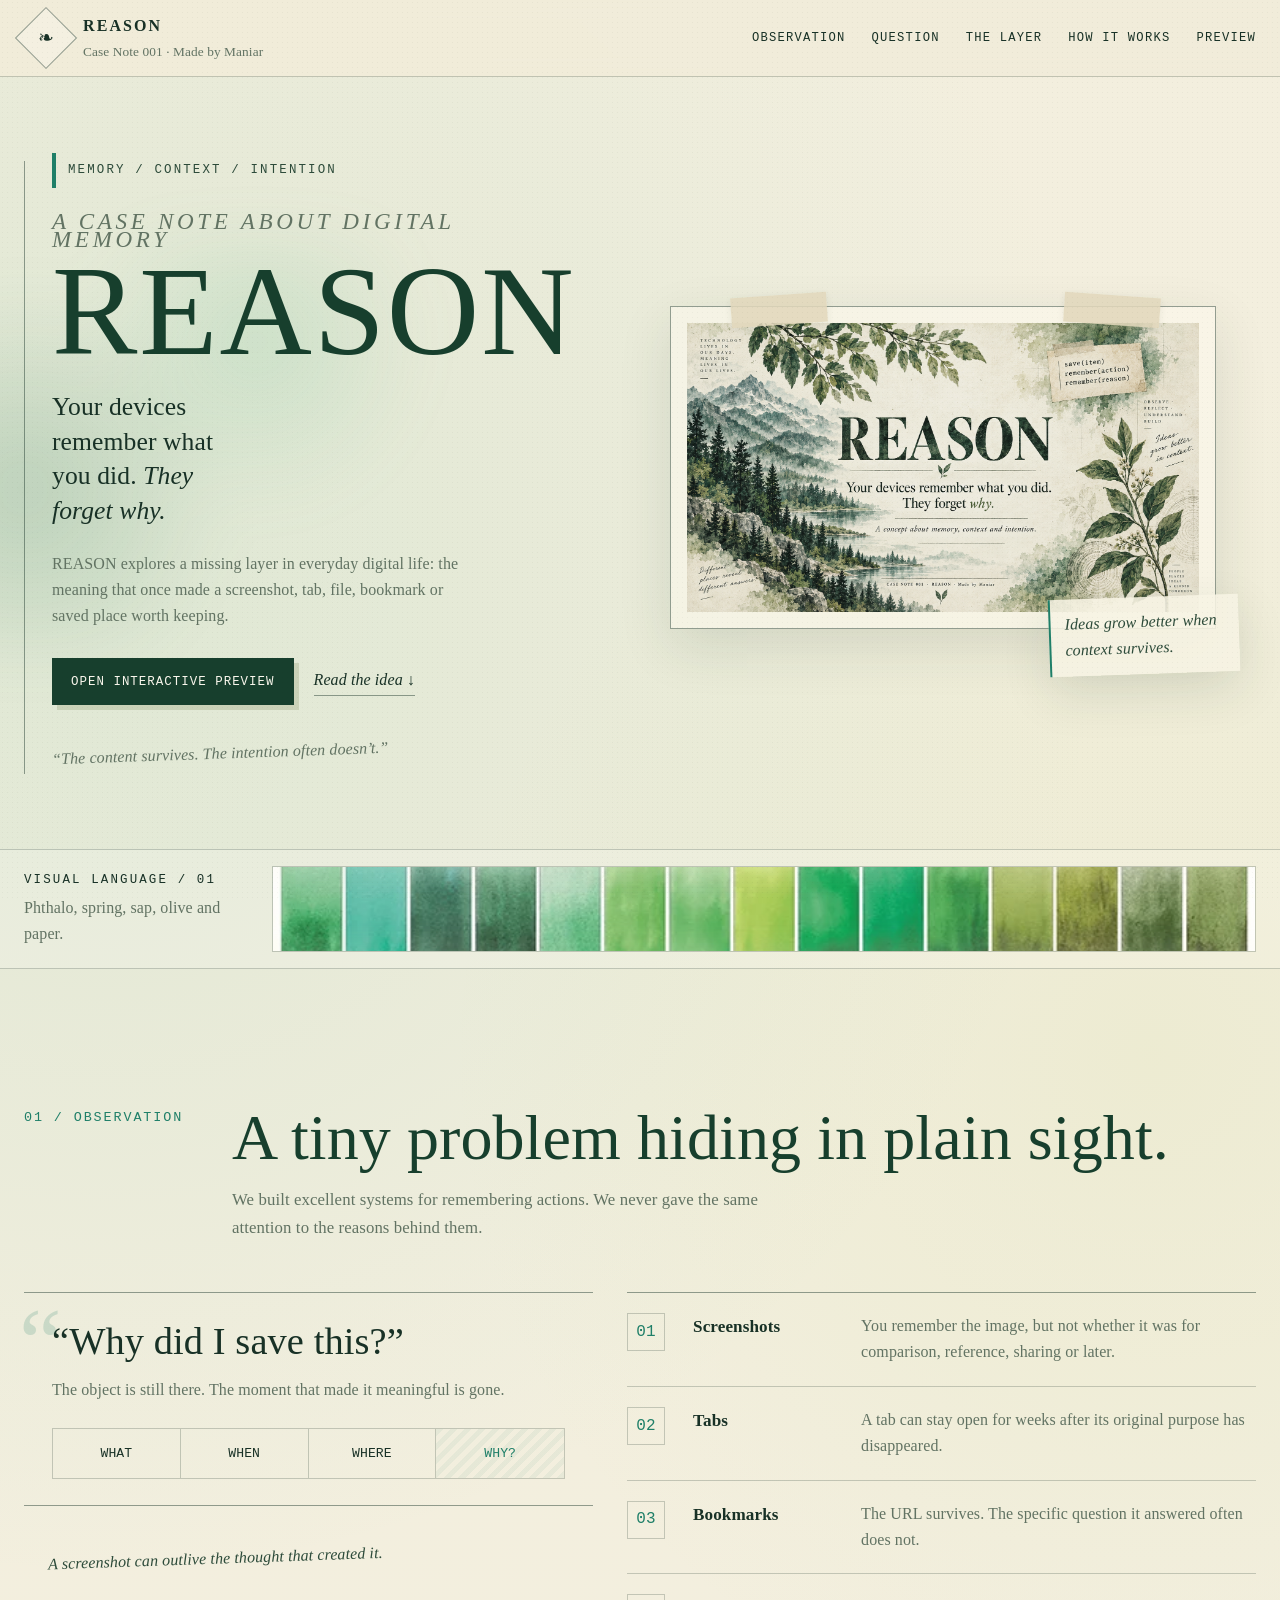
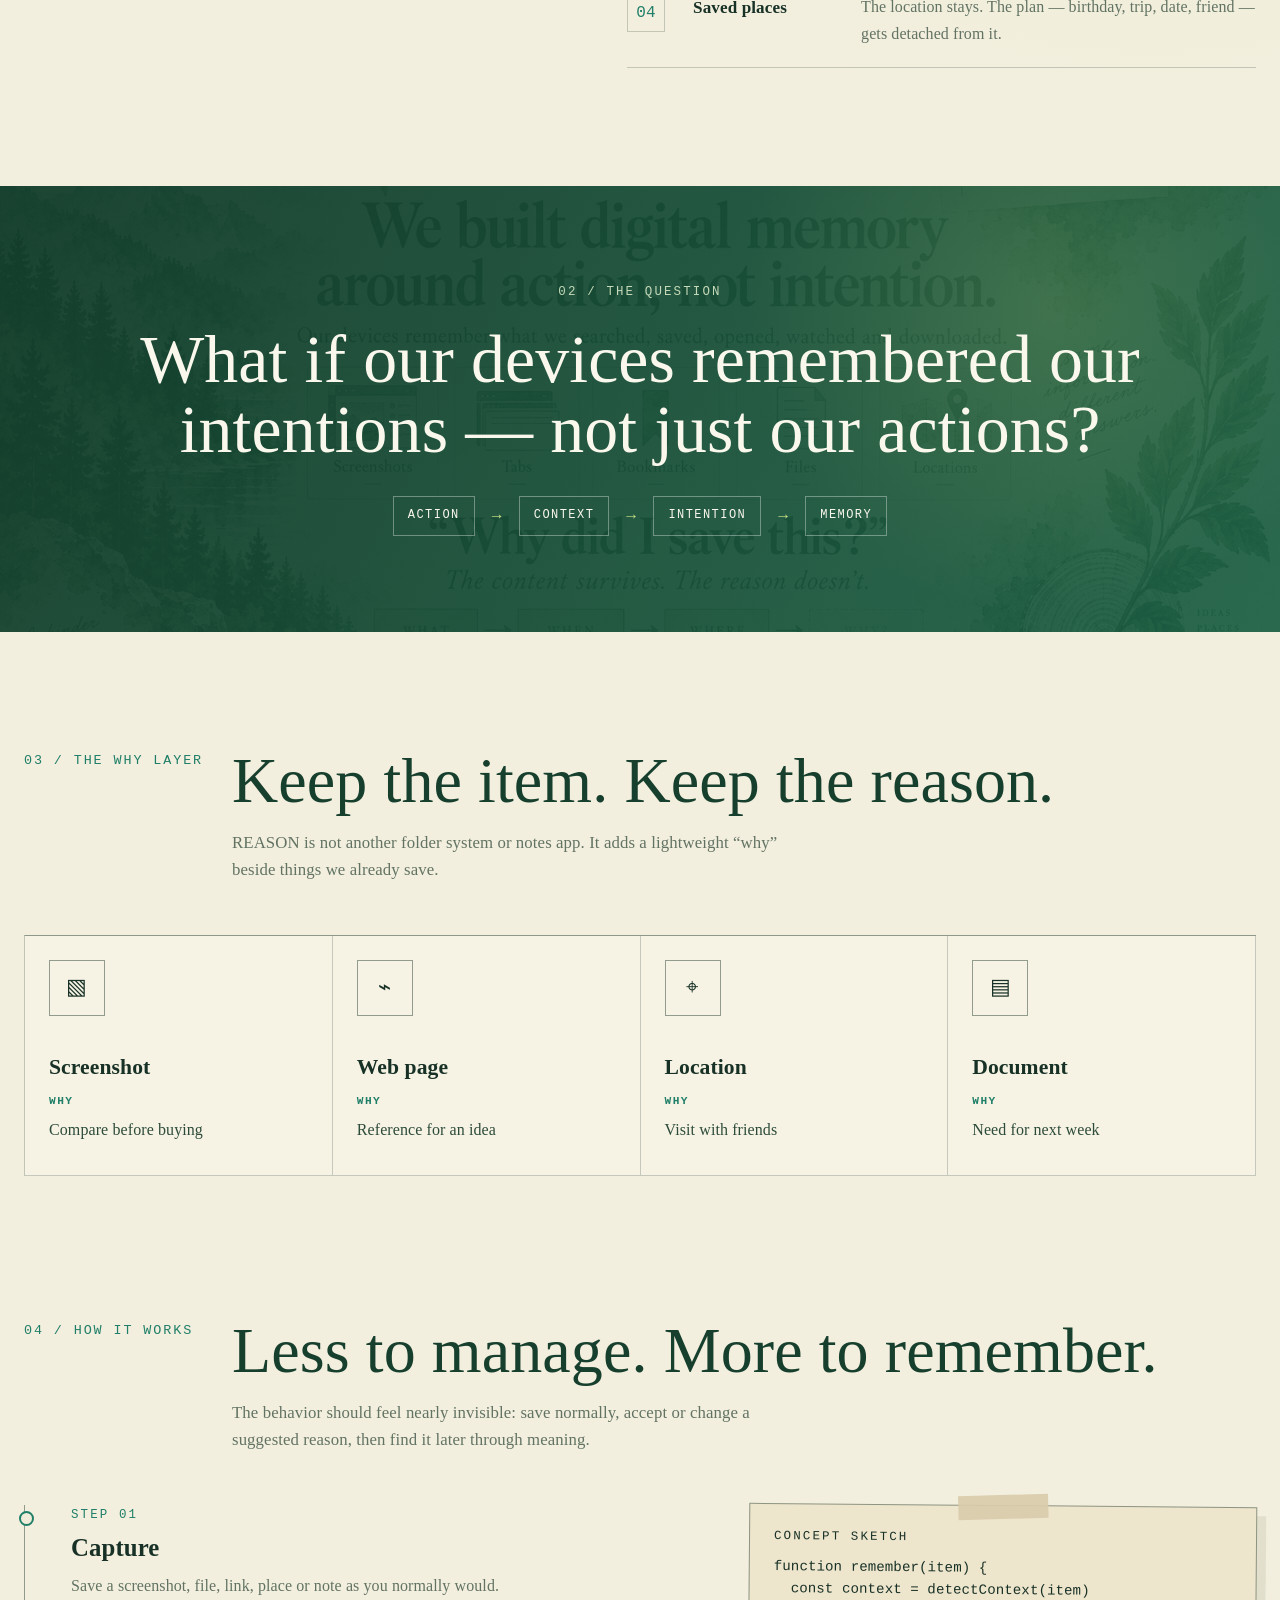
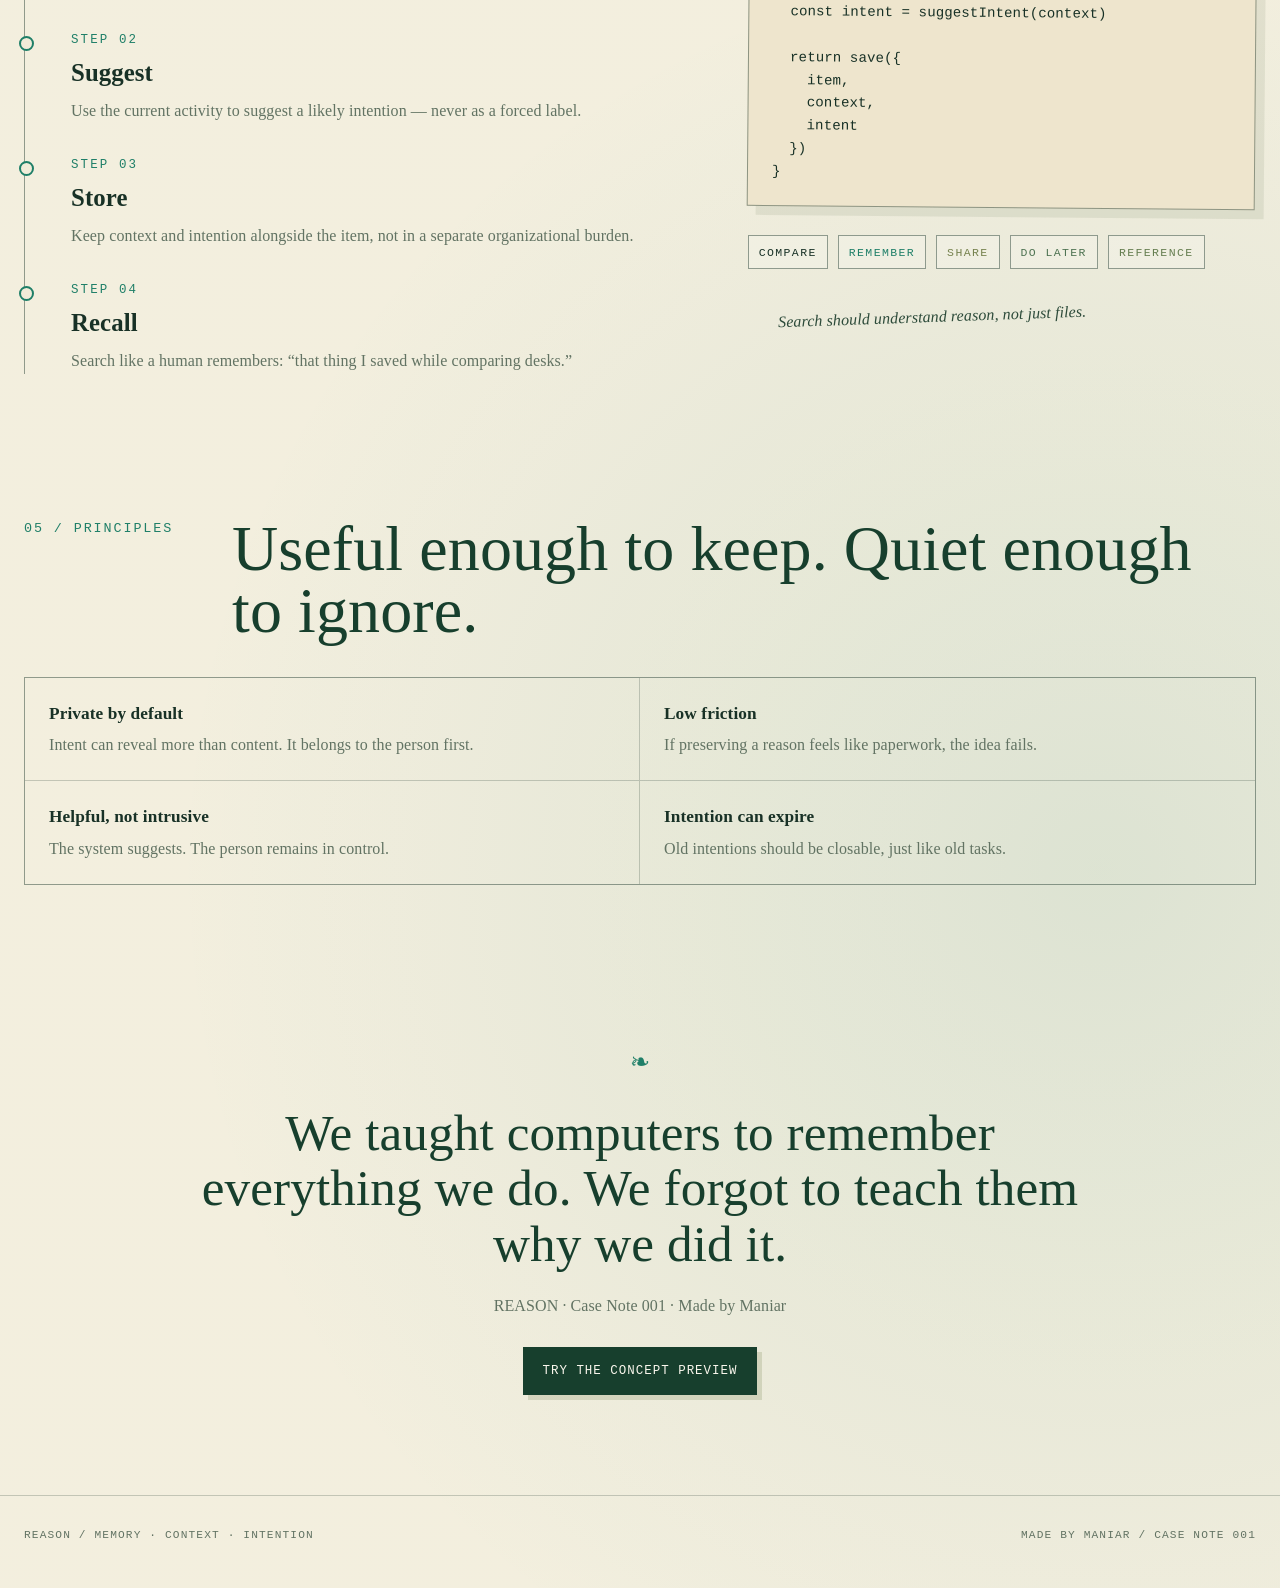
<file: index.html>
<!doctype html>
<html lang="en">
<head>
  <meta charset="utf-8">
  <meta name="viewport" content="width=device-width,initial-scale=1">
  <meta name="description" content="REASON — a concept about memory, context and intention.">
  <meta property="og:title" content="REASON — Case Note 001">
  <meta property="og:description" content="Your devices remember what you did. They forget why.">
  <meta property="og:image" content="./assets/social-preview.png">
  <title>REASON — Case Note 001</title>
  <link rel="icon" href="./assets/favicon.svg">
  <link rel="stylesheet" href="./styles.css">
</head>
<body>
<header class="topbar">
  <div class="container topbar-inner">
    <a class="identity" href="./index.html">
      <div class="leafmark"><span>❧</span></div>
      <div>
        <strong>REASON</strong>
        <small>Case Note 001 · Made by Maniar</small>
      </div>
    </a>
    <nav class="navlinks">
      <a href="#observation">Observation</a>
      <a href="#question">Question</a>
      <a href="#layer">The Layer</a>
      <a href="#works">How it works</a>
      <a href="./preview.html">Preview</a>
    </nav>
  </div>
</header>

<main>
<section class="hero">
  <div class="container hero-grid">
    <div class="hero-copy">
      <div class="eyebrow smallcaps">memory / context / intention</div>
      <h1><em>a case note about digital memory</em>REASON</h1>
      <div class="hero-lead">Your devices remember what you did. <em>They forget why.</em></div>
      <p>REASON explores a missing layer in everyday digital life: the meaning that once made a screenshot, tab, file, bookmark or saved place worth keeping.</p>
      <div class="hero-actions">
        <a class="vintage-btn" href="./preview.html">Open interactive preview</a>
        <a class="text-link" href="#observation">Read the idea ↓</a>
      </div>
      <p class="hand" style="margin-top:34px">“The content survives. The intention often doesn’t.”</p>
    </div>
    <figure class="hero-art">
      <img src="./assets/reason-cover.png" alt="REASON vintage botanical concept board">
      <figcaption class="margin-note hand">Ideas grow better when context survives.</figcaption>
    </figure>
  </div>
</section>

<div class="palette-band">
  <div class="container palette-inner">
    <div class="palette-caption">
      <div class="smallcaps">visual language / 01</div>
      <p>Phthalo, spring, sap, olive and paper.</p>
    </div>
    <div class="palette-crop"><img src="./assets/palette.webp" alt="Green watercolor palette"></div>
  </div>
</div>

<section class="section" id="observation">
  <div class="container">
    <div class="section-header">
      <div class="section-num">01 / OBSERVATION</div>
      <div class="section-title">
        <h2>A tiny problem hiding in plain sight.</h2>
        <p>We built excellent systems for remembering actions. We never gave the same attention to the reasons behind them.</p>
      </div>
    </div>
    <div class="observation-grid">
      <div>
        <div class="pullquote">
          <strong>“Why did I save this?”</strong>
          <p>The object is still there. The moment that made it meaningful is gone.</p>
          <div class="missing-grid"><span>WHAT</span><span>WHEN</span><span>WHERE</span><span>WHY?</span></div>
        </div>
        <p class="hand" style="margin:36px 0 0 24px">A screenshot can outlive the thought that created it.</p>
      </div>
      <div class="archive-list">
        <div class="archive-row"><div class="archive-icon">01</div><strong>Screenshots</strong><p>You remember the image, but not whether it was for comparison, reference, sharing or later.</p></div>
        <div class="archive-row"><div class="archive-icon">02</div><strong>Tabs</strong><p>A tab can stay open for weeks after its original purpose has disappeared.</p></div>
        <div class="archive-row"><div class="archive-icon">03</div><strong>Bookmarks</strong><p>The URL survives. The specific question it answered often does not.</p></div>
        <div class="archive-row"><div class="archive-icon">04</div><strong>Saved places</strong><p>The location stays. The plan — birthday, trip, date, friend — gets detached from it.</p></div>
      </div>
    </div>
  </div>
</section>

<section class="question-section" id="question">
  <div class="container question-inner">
    <div class="smallcaps">02 / the question</div>
    <h2>What if our devices remembered our intentions — not just our actions?</h2>
    <div class="flow">
      <span>ACTION</span><b>→</b><span>CONTEXT</span><b>→</b><span>INTENTION</span><b>→</b><span>MEMORY</span>
    </div>
  </div>
</section>

<section class="section" id="layer">
  <div class="container">
    <div class="section-header">
      <div class="section-num">03 / THE WHY LAYER</div>
      <div class="section-title">
        <h2>Keep the item. Keep the reason.</h2>
        <p>REASON is not another folder system or notes app. It adds a lightweight “why” beside things we already save.</p>
      </div>
    </div>
    <div class="layer-grid">
      <article class="specimen"><div class="glyph">▧</div><h3>Screenshot</h3><div class="why"><strong>why</strong>Compare before buying</div></article>
      <article class="specimen"><div class="glyph">⌁</div><h3>Web page</h3><div class="why"><strong>why</strong>Reference for an idea</div></article>
      <article class="specimen"><div class="glyph">⌖</div><h3>Location</h3><div class="why"><strong>why</strong>Visit with friends</div></article>
      <article class="specimen"><div class="glyph">▤</div><h3>Document</h3><div class="why"><strong>why</strong>Need for next week</div></article>
    </div>
  </div>
</section>

<section class="section" id="works">
  <div class="container">
    <div class="section-header">
      <div class="section-num">04 / HOW IT WORKS</div>
      <div class="section-title">
        <h2>Less to manage. More to remember.</h2>
        <p>The behavior should feel nearly invisible: save normally, accept or change a suggested reason, then find it later through meaning.</p>
      </div>
    </div>
    <div class="how-layout">
      <div class="timeline">
        <div class="timeline-step"><div class="smallcaps">step 01</div><h3>Capture</h3><p>Save a screenshot, file, link, place or note as you normally would.</p></div>
        <div class="timeline-step"><div class="smallcaps">step 02</div><h3>Suggest</h3><p>Use the current activity to suggest a likely intention — never as a forced label.</p></div>
        <div class="timeline-step"><div class="smallcaps">step 03</div><h3>Store</h3><p>Keep context and intention alongside the item, not in a separate organizational burden.</p></div>
        <div class="timeline-step"><div class="smallcaps">step 04</div><h3>Recall</h3><p>Search like a human remembers: “that thing I saved while comparing desks.”</p></div>
      </div>
      <aside>
        <div class="code-note">
          <div class="smallcaps">concept sketch</div>
<pre>function remember(item) {
  const context = detectContext(item)
  const intent = suggestIntent(context)

  return save({
    item,
    context,
    intent
  })
}</pre>
        </div>
        <div class="intent-stamps">
          <span class="stamp">compare</span><span class="stamp">remember</span><span class="stamp">share</span><span class="stamp">do later</span><span class="stamp">reference</span>
        </div>
        <p class="hand" style="margin:32px 0 0 30px">Search should understand reason, not just files.</p>
      </aside>
    </div>
  </div>
</section>

<section class="section">
  <div class="container">
    <div class="section-header">
      <div class="section-num">05 / PRINCIPLES</div>
      <div class="section-title">
        <h2>Useful enough to keep. Quiet enough to ignore.</h2>
      </div>
    </div>
    <div class="principle-board">
      <div class="principle"><strong>Private by default</strong><p>Intent can reveal more than content. It belongs to the person first.</p></div>
      <div class="principle"><strong>Low friction</strong><p>If preserving a reason feels like paperwork, the idea fails.</p></div>
      <div class="principle"><strong>Helpful, not intrusive</strong><p>The system suggests. The person remains in control.</p></div>
      <div class="principle"><strong>Intention can expire</strong><p>Old intentions should be closable, just like old tasks.</p></div>
    </div>
  </div>
</section>

<section class="final-note">
  <div class="container">
    <div class="leaf">❧</div>
    <blockquote>We taught computers to remember everything we do. We forgot to teach them why we did it.</blockquote>
    <p>REASON · Case Note 001 · Made by Maniar</p>
    <div class="hero-actions" style="justify-content:center"><a class="vintage-btn" href="./preview.html">Try the concept preview</a></div>
  </div>
</section>
</main>

<footer class="footer">
  <div class="container footer-inner">
    <span>REASON / MEMORY · CONTEXT · INTENTION</span>
    <span>MADE BY MANIAR / CASE NOTE 001</span>
  </div>
</footer>
</body>
</html>
</file>
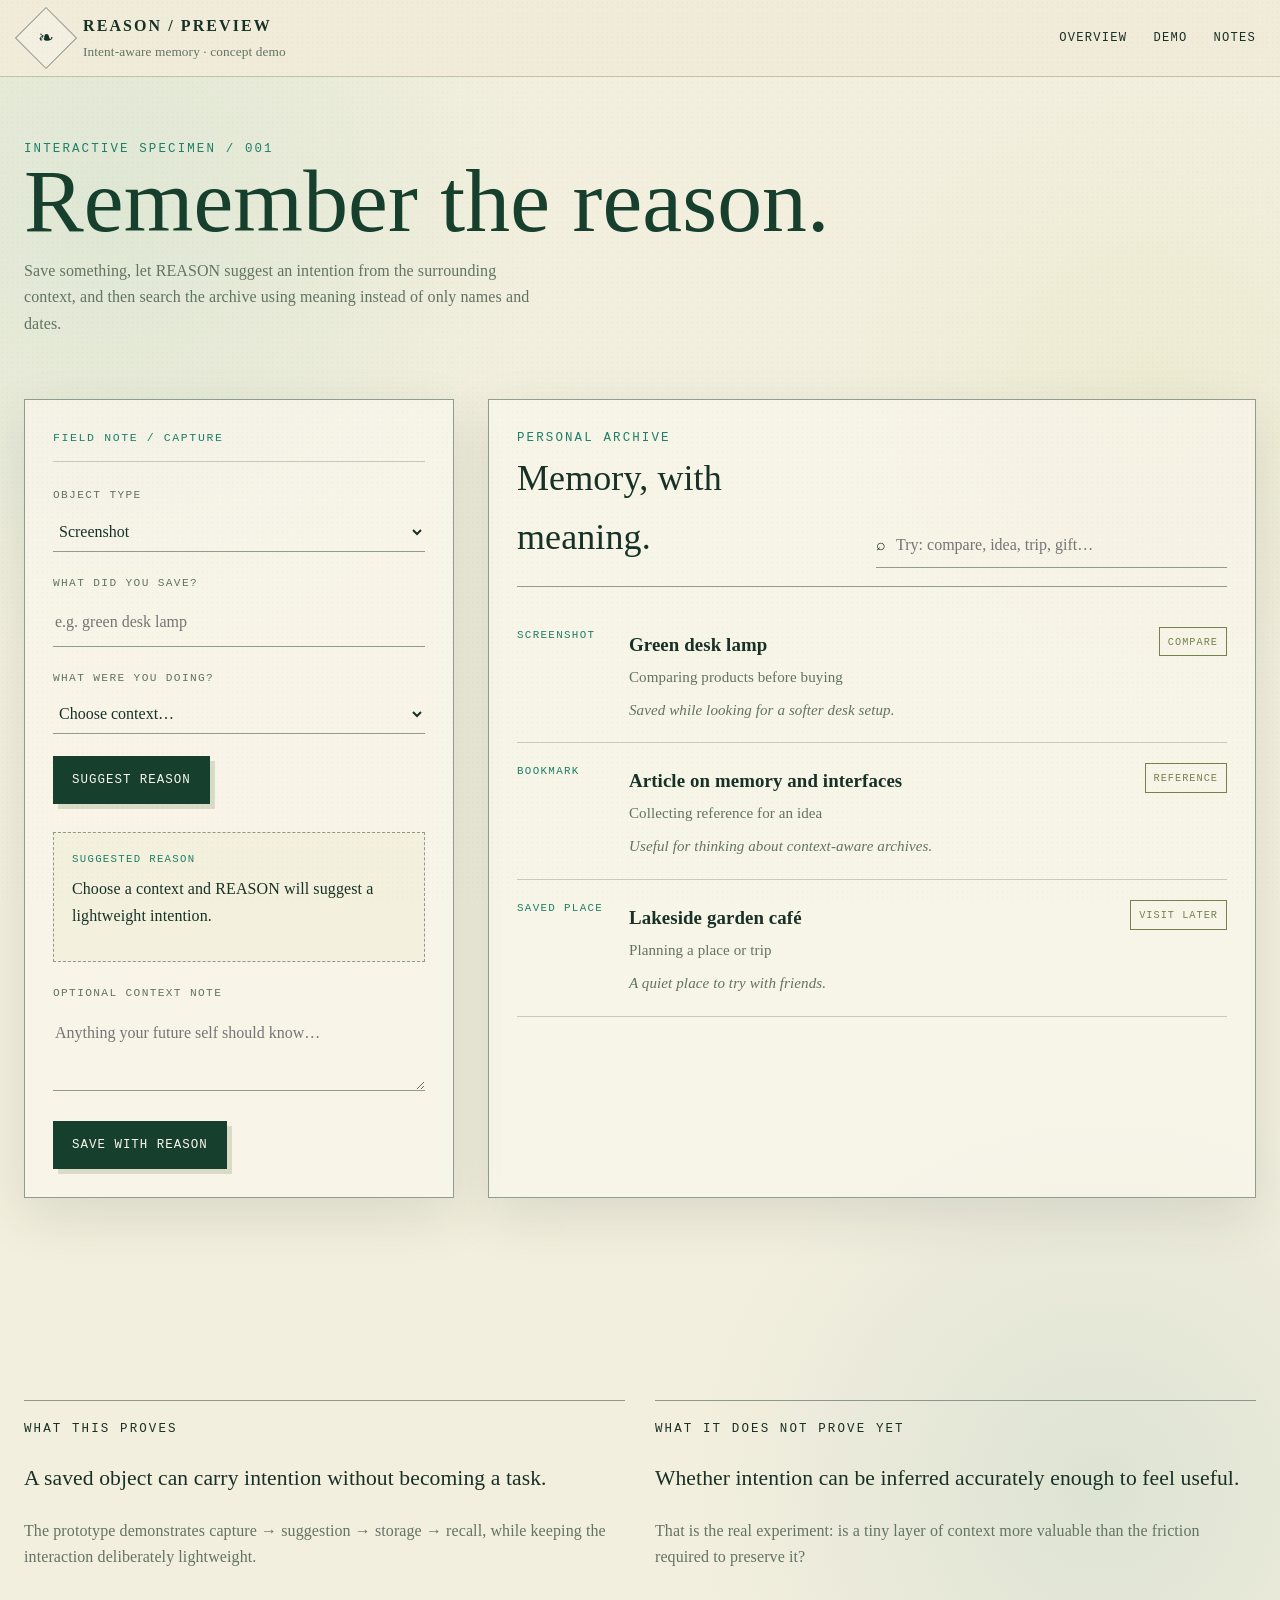
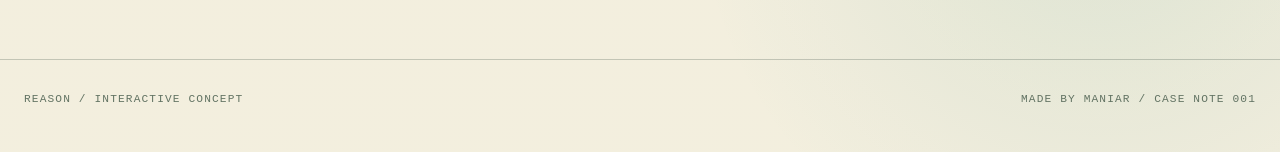
<file: preview.html>
<!doctype html>
<html lang="en">
<head>
  <meta charset="utf-8">
  <meta name="viewport" content="width=device-width,initial-scale=1">
  <meta name="description" content="Interactive preview of REASON — intent-aware digital memory.">
  <title>REASON — Interactive Preview</title>
  <link rel="icon" href="./assets/favicon.svg">
  <link rel="stylesheet" href="./styles.css">
</head>
<body>
<header class="topbar">
  <div class="container topbar-inner">
    <a class="identity" href="./index.html">
      <div class="leafmark"><span>❧</span></div>
      <div><strong>REASON / PREVIEW</strong><small>Intent-aware memory · concept demo</small></div>
    </a>
    <nav class="navlinks"><a href="./index.html">Overview</a><a href="#demo">Demo</a><a href="#notes">Notes</a></nav>
  </div>
</header>

<main>
<section class="preview-hero">
  <div class="container">
    <div class="smallcaps" style="color:var(--phthalo)">interactive specimen / 001</div>
    <h1>Remember the reason.</h1>
    <p>Save something, let REASON suggest an intention from the surrounding context, and then search the archive using meaning instead of only names and dates.</p>
  </div>
</section>

<section id="demo">
  <div class="container demo-shell">
    <form class="ledger" onsubmit="return false">
      <div class="field"><label for="itemType">object type</label><select id="itemType"><option value="Screenshot">Screenshot</option><option value="Bookmark">Bookmark</option><option value="Document">Document</option><option value="Saved place">Saved place</option><option value="Note">Note</option></select></div>
      <div class="field"><label for="itemTitle">what did you save?</label><input id="itemTitle" type="text" placeholder="e.g. green desk lamp"></div>
      <div class="field"><label for="itemContext">what were you doing?</label><select id="itemContext"><option value="">Choose context…</option><option value="shopping">Comparing something before buying</option><option value="travel">Planning a place or trip</option><option value="idea">Collecting reference for an idea</option><option value="meeting">Preparing for a meeting or task</option><option value="gift">Looking for a gift</option><option value="later">Want to revisit this later</option><option value="share">Need to share it with someone</option></select></div>
      <button class="vintage-btn" id="suggestBtn" type="button">Suggest reason</button>
      <div class="suggestion"><div id="suggestedText">Choose a context and REASON will suggest a lightweight intention.</div><div class="chip-row" id="chipRow"></div></div>
      <div class="field"><label for="notes">optional context note</label><textarea id="notes" placeholder="Anything your future self should know…"></textarea></div>
      <button class="vintage-btn" id="saveBtn" type="button">Save with reason</button>
    </form>

    <div class="memory-board">
      <div class="memory-head">
        <div><div class="smallcaps" style="color:var(--phthalo)">personal archive</div><h2>Memory, with meaning.</h2></div>
        <label class="search-line"><span>⌕</span><input id="searchBox" placeholder="Try: compare, idea, trip, gift…"></label>
      </div>
      <div class="saved-list" id="savedList"></div>
    </div>
  </div>
</section>

<section class="section" id="notes">
  <div class="container preview-note">
    <div><div class="smallcaps">what this proves</div><h3>A saved object can carry intention without becoming a task.</h3><p>The prototype demonstrates capture → suggestion → storage → recall, while keeping the interaction deliberately lightweight.</p></div>
    <div><div class="smallcaps">what it does not prove yet</div><h3>Whether intention can be inferred accurately enough to feel useful.</h3><p>That is the real experiment: is a tiny layer of context more valuable than the friction required to preserve it?</p></div>
  </div>
</section>
</main>

<footer class="footer"><div class="container footer-inner"><span>REASON / INTERACTIVE CONCEPT</span><span>MADE BY MANIAR / CASE NOTE 001</span></div></footer>
<script src="./app.js"></script>
</body>
</html>
</file>
<file: styles.css>
:root{
  --paper:#f1ecd9;
  --paper-light:#faf7ed;
  --paper-deep:#e7dfc8;
  --ink:#183126;
  --ink-2:#2d4b3a;
  --muted:#627363;
  --forest:#173f2d;
  --phthalo:#1f7f68;
  --spring:#67bd75;
  --yellowgreen:#b9ce6a;
  --sage:#aab98c;
  --olive:#76824e;
  --line:rgba(24,49,38,.22);
  --line-strong:rgba(24,49,38,.45);
  --wash:rgba(68,140,103,.10);
  --shadow:0 18px 50px rgba(33,54,41,.12);
}
*{box-sizing:border-box}
html{scroll-behavior:smooth}
body{
  margin:0;
  color:var(--ink);
  background:
    linear-gradient(rgba(255,255,255,.14),rgba(255,255,255,.14)),
    radial-gradient(circle at 8% 12%, rgba(91,183,139,.16), transparent 23%),
    radial-gradient(circle at 90% 22%, rgba(185,206,106,.13), transparent 18%),
    radial-gradient(circle at 86% 85%, rgba(31,127,104,.12), transparent 22%),
    var(--paper);
  font-family: Georgia, "Times New Roman", serif;
  line-height:1.65;
  letter-spacing:.006em;
}
body::after{
  content:"";
  position:fixed;
  inset:0;
  pointer-events:none;
  opacity:.22;
  z-index:9999;
  background-image:
    radial-gradient(rgba(39,55,43,.20) .55px, transparent .65px),
    radial-gradient(rgba(255,255,255,.40) .5px, transparent .65px);
  background-size:5px 5px,7px 7px;
  background-position:0 0,2px 2px;
  mix-blend-mode:multiply;
}
a{color:inherit;text-decoration:none}
img{display:block;max-width:100%}
button,input,select,textarea{font:inherit}
.container{width:min(1240px,calc(100% - 48px));margin:0 auto}
.mono{font-family:"Courier New",monospace}
.smallcaps{
  font-family:"Courier New",monospace;
  letter-spacing:.17em;
  text-transform:uppercase;
  font-size:.78rem;
}
.hand{
  font-family:"Segoe Print","Bradley Hand","Comic Sans MS",cursive;
  font-style:italic;
  color:var(--ink-2);
  transform:rotate(-2deg);
}
.topbar{
  position:sticky;top:0;z-index:1000;
  background:rgba(241,236,217,.92);
  backdrop-filter:blur(8px);
  border-bottom:1px solid var(--line);
}
.topbar-inner{
  min-height:76px;
  display:grid;
  grid-template-columns:1fr auto;
  align-items:center;
  gap:24px;
}
.identity{display:flex;align-items:center;gap:15px}
.leafmark{
  width:44px;height:44px;border:1px solid var(--line-strong);
  display:grid;place-items:center;
  transform:rotate(45deg);
  background:rgba(255,255,255,.2);
}
.leafmark span{transform:rotate(-45deg);font-size:1.2rem}
.identity strong{
  display:block;
  font-size:1rem;
  letter-spacing:.13em;
}
.identity small{display:block;color:var(--muted);margin-top:1px}
.navlinks{display:flex;gap:26px;align-items:center}
.navlinks a{
  font-family:"Courier New",monospace;
  text-transform:uppercase;
  letter-spacing:.1em;
  font-size:.76rem;
  position:relative;
  padding:6px 0;
}
.navlinks a::after{
  content:"";position:absolute;left:0;right:100%;bottom:0;
  height:1px;background:var(--phthalo);transition:.22s ease;
}
.navlinks a:hover::after{right:0}

.hero{
  min-height:760px;
  padding:76px 0 48px;
  position:relative;
  overflow:hidden;
}
.hero::before{
  content:"";
  position:absolute;
  width:580px;height:420px;left:-150px;top:160px;
  background:
    radial-gradient(circle at 30% 60%, rgba(37,115,78,.20), transparent 43%),
    radial-gradient(circle at 70% 25%, rgba(92,183,136,.18), transparent 33%);
  filter:blur(28px);
  pointer-events:none;
}
.hero-grid{
  display:grid;
  grid-template-columns:.92fr 1.08fr;
  gap:54px;
  align-items:center;
}
.hero-copy{position:relative;padding-left:28px}
.hero-copy::before{
  content:"";position:absolute;left:0;top:8px;bottom:8px;width:1px;
  background:var(--line-strong);
}
.eyebrow{
  display:inline-block;
  padding:7px 0 7px 12px;
  border-left:4px solid var(--phthalo);
  color:var(--ink-2);
}
.hero h1{
  font-size:clamp(5rem,10vw,9.6rem);
  line-height:.82;
  margin:24px 0 26px;
  color:var(--forest);
  font-weight:500;
  letter-spacing:.015em;
}
.hero h1 em{
  display:block;
  font-size:.18em;
  font-weight:400;
  letter-spacing:.16em;
  text-transform:uppercase;
  margin-bottom:10px;
  color:var(--muted);
}
.hero-lead{
  font-size:clamp(1.35rem,2vw,1.85rem);
  line-height:1.35;
  max-width:16ch;
  margin:0 0 22px;
}
.hero-copy p{max-width:53ch;color:var(--muted)}
.hero-actions{display:flex;gap:20px;align-items:center;margin-top:28px;flex-wrap:wrap}
.vintage-btn{
  appearance:none;
  border:1px solid var(--forest);
  background:var(--forest);
  color:var(--paper-light);
  padding:13px 18px 12px;
  cursor:pointer;
  font-family:"Courier New",monospace;
  text-transform:uppercase;
  letter-spacing:.08em;
  font-size:.78rem;
  box-shadow:5px 5px 0 rgba(116,130,78,.22);
  transition:transform .18s ease,box-shadow .18s ease,background .18s ease;
}
.vintage-btn:hover{
  transform:translate(-2px,-2px);
  box-shadow:8px 8px 0 rgba(116,130,78,.22);
  background:#20533d;
}
.text-link{
  font-style:italic;
  border-bottom:1px solid var(--line-strong);
  padding-bottom:2px;
}
.hero-art{
  position:relative;
  padding:16px;
  border:1px solid var(--line-strong);
  background:rgba(255,251,239,.52);
  box-shadow:var(--shadow);
}
.hero-art::before,.hero-art::after{
  content:"";
  position:absolute;
  width:96px;height:30px;
  background:rgba(226,216,188,.86);
  top:-12px;
  z-index:2;
  box-shadow:0 2px 7px rgba(47,62,48,.08);
}
.hero-art::before{left:60px;transform:rotate(-4deg)}
.hero-art::after{right:55px;transform:rotate(4deg)}
.hero-art img{filter:saturate(.88) contrast(.96)}
.margin-note{
  position:absolute;
  right:-24px;
  bottom:-46px;
  width:190px;
  font-size:1rem;
  padding:12px 14px;
  background:rgba(248,244,228,.88);
  border-left:2px solid var(--phthalo);
  box-shadow:var(--shadow);
}

.palette-band{
  margin:12px 0 66px;
  border-top:1px solid var(--line);
  border-bottom:1px solid var(--line);
  background:rgba(255,255,255,.15);
  padding:16px 0;
}
.palette-inner{
  display:grid;
  grid-template-columns:220px 1fr;
  gap:28px;
  align-items:center;
}
.palette-caption p{margin:4px 0 0;color:var(--muted)}
.palette-crop{
  height:86px;
  overflow:hidden;
  border:1px solid var(--line);
  position:relative;
}
.palette-crop img{
  width:100%;height:100%;
  object-fit:cover;
  object-position:center 30%;
  filter:saturate(.94) sepia(.03);
}
.palette-crop::after{
  content:"";
  position:absolute;inset:0;
  box-shadow:inset 0 0 35px rgba(246,241,224,.24);
}

.section{padding:72px 0}
.section-header{
  display:grid;
  grid-template-columns:180px 1fr;
  gap:28px;
  align-items:start;
  margin-bottom:34px;
}
.section-num{
  font-family:"Courier New",monospace;
  color:var(--phthalo);
  letter-spacing:.14em;
  font-size:.84rem;
}
.section-title h2{
  margin:0;
  font-size:clamp(2.4rem,5vw,5rem);
  line-height:.97;
  font-weight:500;
  color:var(--forest);
}
.section-title p{
  max-width:68ch;
  color:var(--muted);
  font-size:1.05rem;
}
.observation-grid{
  display:grid;
  grid-template-columns:.95fr 1.05fr;
  gap:34px;
  align-items:start;
}
.pullquote{
  padding:28px 28px 26px;
  border-top:1px solid var(--line-strong);
  border-bottom:1px solid var(--line-strong);
  position:relative;
}
.pullquote::before{
  content:"“";
  position:absolute;
  font-size:6rem;
  color:rgba(31,127,104,.18);
  left:-5px;top:-30px;
}
.pullquote strong{
  display:block;
  font-size:clamp(2rem,3vw,3.4rem);
  line-height:1.05;
  font-weight:500;
}
.pullquote p{color:var(--muted)}
.missing-grid{
  display:grid;grid-template-columns:repeat(4,1fr);gap:0;
  margin-top:24px;border:1px solid var(--line);
}
.missing-grid span{
  padding:14px 10px;text-align:center;
  font-family:"Courier New",monospace;font-size:.82rem;
  border-right:1px solid var(--line);
}
.missing-grid span:last-child{
  border-right:0;color:var(--phthalo);
  background:repeating-linear-gradient(-45deg,rgba(31,127,104,.06),rgba(31,127,104,.06) 5px,transparent 5px,transparent 10px)
}
.archive-list{
  border-top:1px solid var(--line-strong);
}
.archive-row{
  display:grid;
  grid-template-columns:48px 150px 1fr;
  gap:18px;
  align-items:start;
  padding:20px 0;
  border-bottom:1px solid var(--line);
}
.archive-icon{
  width:38px;height:38px;border:1px solid var(--line);
  display:grid;place-items:center;
  font-family:"Courier New",monospace;
  color:var(--phthalo);
}
.archive-row strong{font-size:1.07rem}
.archive-row p{margin:0;color:var(--muted)}

.question-section{
  margin:46px 0;
  background:
    linear-gradient(120deg,rgba(20,62,44,.96),rgba(28,96,69,.93)),
    url('./assets/observation-board.png') center/cover;
  color:var(--paper-light);
  padding:96px 0;
  position:relative;
  overflow:hidden;
}
.question-section::after{
  content:"";
  position:absolute;inset:0;
  background:radial-gradient(circle at 82% 28%,rgba(185,206,106,.17),transparent 28%);
  pointer-events:none;
}
.question-inner{position:relative;z-index:1;text-align:center}
.question-inner .smallcaps{color:#c4d9b7}
.question-inner h2{
  max-width:1000px;margin:22px auto 30px;
  font-size:clamp(2.6rem,5.3vw,5.2rem);
  font-weight:400;
  line-height:1.04;
}
.flow{
  display:flex;justify-content:center;align-items:center;gap:14px;flex-wrap:wrap;
}
.flow span{
  padding:9px 14px;
  border:1px solid rgba(255,255,255,.35);
  font-family:"Courier New",monospace;
  letter-spacing:.12em;
  font-size:.75rem;
}
.flow b{font-weight:400;color:#c8e187}

.layer-grid{
  display:grid;
  grid-template-columns:repeat(4,1fr);
  border-top:1px solid var(--line-strong);
  border-left:1px solid var(--line);
}
.specimen{
  min-height:240px;
  padding:24px;
  border-right:1px solid var(--line);
  border-bottom:1px solid var(--line);
  background:rgba(250,247,237,.42);
  position:relative;
  transition:background .2s ease,transform .2s ease;
}
.specimen:hover{background:rgba(255,253,246,.72);transform:translateY(-3px)}
.specimen .glyph{
  width:56px;height:56px;border:1px solid var(--line-strong);
  display:grid;place-items:center;font-size:1.4rem;margin-bottom:34px;
}
.specimen h3{margin:0 0 7px;font-size:1.35rem}
.specimen .why{
  font-family:"Segoe Print","Bradley Hand",cursive;
  color:var(--ink-2);
  font-size:1rem;
}
.specimen .why strong{
  font-family:"Courier New",monospace;
  text-transform:uppercase;
  letter-spacing:.13em;
  font-size:.7rem;
  color:var(--phthalo);
  display:block;margin-bottom:6px;
}

.how-layout{
  display:grid;grid-template-columns:1.15fr .85fr;gap:36px;align-items:start
}
.timeline{border-left:1px solid var(--line-strong);padding-left:26px}
.timeline-step{
  position:relative;
  padding:0 0 30px 20px;
}
.timeline-step::before{
  content:"";
  width:11px;height:11px;background:var(--paper);
  border:2px solid var(--phthalo);
  position:absolute;left:-32px;top:6px;border-radius:50%;
}
.timeline-step:last-child{padding-bottom:0}
.timeline-step .smallcaps{color:var(--phthalo)}
.timeline-step h3{font-size:1.55rem;margin:3px 0 4px}
.timeline-step p{margin:0;color:var(--muted)}
.code-note{
  background:#eee5cd;
  border:1px solid var(--line-strong);
  padding:22px 24px;
  box-shadow:9px 9px 0 rgba(98,115,80,.12);
  transform:rotate(.5deg);
  position:relative;
}
.code-note::before{
  content:"";
  position:absolute;width:90px;height:24px;background:rgba(218,205,172,.92);
  top:-11px;left:50%;transform:translateX(-50%) rotate(-2deg);
}
.code-note pre{
  white-space:pre-wrap;
  overflow:auto;
  margin:8px 0 0;
  font-family:"Courier New",monospace;
  font-size:.88rem;
  line-height:1.62;
}
.intent-stamps{
  display:flex;flex-wrap:wrap;gap:10px;margin-top:28px;
}
.stamp{
  border:1px solid var(--line-strong);
  padding:7px 10px 6px;
  font-family:"Courier New",monospace;
  text-transform:uppercase;
  letter-spacing:.12em;font-size:.72rem;
  background:rgba(255,255,255,.18)
}
.stamp:nth-child(2){color:var(--phthalo)}
.stamp:nth-child(3){color:var(--olive)}
.stamp:nth-child(4){color:#4e7352}
.stamp:nth-child(5){color:#657e50}

.principle-board{
  display:grid;grid-template-columns:1fr 1fr;gap:0;border:1px solid var(--line-strong)
}
.principle{
  padding:22px 24px;border-right:1px solid var(--line);border-bottom:1px solid var(--line)
}
.principle:nth-child(even){border-right:0}
.principle:nth-last-child(-n+2){border-bottom:0}
.principle strong{display:block;font-size:1.08rem;margin-bottom:4px}
.principle p{margin:0;color:var(--muted)}

.final-note{
  padding:86px 0 100px;text-align:center;
}
.final-note .leaf{font-size:1.5rem;color:var(--phthalo)}
.final-note blockquote{
  max-width:900px;margin:22px auto;
  font-size:clamp(2rem,4vw,4.2rem);
  line-height:1.08;
  color:var(--forest);
}
.final-note p{color:var(--muted)}
.footer{
  border-top:1px solid var(--line);
  padding:30px 0 44px;
}
.footer-inner{
  display:flex;justify-content:space-between;gap:30px;flex-wrap:wrap;
  font-family:"Courier New",monospace;
  text-transform:uppercase;letter-spacing:.1em;
  font-size:.7rem;color:var(--muted)
}

/* Interactive preview */
.preview-hero{padding:62px 0 28px}
.preview-hero h1{
  font-size:clamp(3.5rem,7vw,7rem);
  margin:0;
  line-height:.92;
  font-weight:500;
  color:var(--forest);
}
.preview-hero p{max-width:65ch;color:var(--muted)}
.demo-shell{
  display:grid;grid-template-columns:430px 1fr;gap:34px;
  padding:18px 0 90px;
}
.ledger,.memory-board{
  background:rgba(250,247,237,.70);
  border:1px solid var(--line-strong);
  box-shadow:var(--shadow);
}
.ledger{
  padding:28px;
  position:sticky;top:104px;
  align-self:start;
}
.ledger::before{
  content:"FIELD NOTE / CAPTURE";
  display:block;
  font-family:"Courier New",monospace;
  letter-spacing:.14em;font-size:.72rem;
  padding-bottom:14px;margin-bottom:24px;
  border-bottom:1px solid var(--line);
  color:var(--phthalo);
}
.field{margin-bottom:22px}
.field label{
  display:block;
  font-family:"Courier New",monospace;
  text-transform:uppercase;
  letter-spacing:.12em;font-size:.7rem;
  margin-bottom:8px;color:var(--muted)
}
.field input,.field select,.field textarea{
  width:100%;
  border:0;border-bottom:1px solid var(--line-strong);
  border-radius:0;background:transparent;
  padding:9px 2px 10px;color:var(--ink);
  outline:none;
}
.field input:focus,.field select:focus,.field textarea:focus{border-bottom-color:var(--phthalo)}
.field textarea{min-height:80px;resize:vertical}
.suggestion{
  margin:28px 0 22px;
  padding:18px;
  border:1px dashed var(--line-strong);
  background:rgba(185,206,106,.08);
  position:relative;
}
.suggestion::before{
  content:"SUGGESTED REASON";
  display:block;
  font-family:"Courier New",monospace;
  letter-spacing:.12em;font-size:.67rem;
  color:var(--phthalo);
  margin-bottom:8px;
}
.chip-row{display:flex;flex-wrap:wrap;gap:8px;margin-top:14px}
.chip{
  border:1px solid var(--line-strong);
  background:transparent;
  padding:7px 9px;
  font-family:"Courier New",monospace;
  letter-spacing:.08em;font-size:.68rem;
  cursor:pointer;
}
.chip.active,.chip:hover{background:var(--forest);color:var(--paper-light)}
.memory-board{padding:28px}
.memory-head{
  display:flex;justify-content:space-between;align-items:flex-end;
  gap:20px;border-bottom:1px solid var(--line-strong);
  padding-bottom:18px;margin-bottom:20px;
}
.memory-head h2{margin:0;font-size:2.25rem;font-weight:500}
.search-line{
  width:min(360px,100%);
  display:flex;align-items:center;gap:8px;
  border-bottom:1px solid var(--line-strong);
}
.search-line input{
  width:100%;border:0;background:transparent;padding:8px 2px;outline:none
}
.saved-list{display:grid;gap:0}
.memory-item{
  display:grid;
  grid-template-columns:92px 1fr auto;
  gap:20px;
  padding:20px 0;
  border-bottom:1px solid var(--line);
}
.memory-type{
  font-family:"Courier New",monospace;
  text-transform:uppercase;letter-spacing:.12em;
  font-size:.68rem;color:var(--phthalo);
}
.memory-item h3{margin:2px 0 5px;font-size:1.18rem}
.memory-item p{margin:0;color:var(--muted);font-size:.94rem}
.reason-tag{
  align-self:start;
  border:1px solid var(--olive);
  color:var(--olive);
  padding:6px 8px 5px;
  font-family:"Courier New",monospace;
  letter-spacing:.1em;text-transform:uppercase;font-size:.64rem
}
.empty{
  padding:50px 10px;text-align:center;color:var(--muted);
  font-style:italic
}
.preview-note{
  margin-top:40px;
  display:grid;grid-template-columns:1fr 1fr;gap:30px;
}
.preview-note>div{
  border-top:1px solid var(--line-strong);padding-top:18px
}
.preview-note h3{font-weight:500;font-size:1.35rem}
.preview-note p{color:var(--muted)}

@media(max-width:1000px){
  .hero-grid,.observation-grid,.how-layout,.demo-shell{grid-template-columns:1fr}
  .hero{min-height:auto}
  .hero-art{margin-top:25px}
  .layer-grid{grid-template-columns:1fr 1fr}
  .section-header{grid-template-columns:1fr}
  .palette-inner{grid-template-columns:1fr}
  .ledger{position:relative;top:0}
}
@media(max-width:700px){
  .container{width:min(100% - 26px,1240px)}
  .topbar-inner{grid-template-columns:1fr}
  .navlinks{display:none}
  .hero{padding-top:48px}
  .hero-copy{padding-left:18px}
  .hero h1{font-size:4.4rem}
  .layer-grid{grid-template-columns:1fr}
  .principle-board{grid-template-columns:1fr}
  .principle{border-right:0}
  .memory-head{align-items:flex-start;flex-direction:column}
  .memory-item{grid-template-columns:1fr}
  .preview-note{grid-template-columns:1fr}
  .margin-note{display:none}
}
</file>
